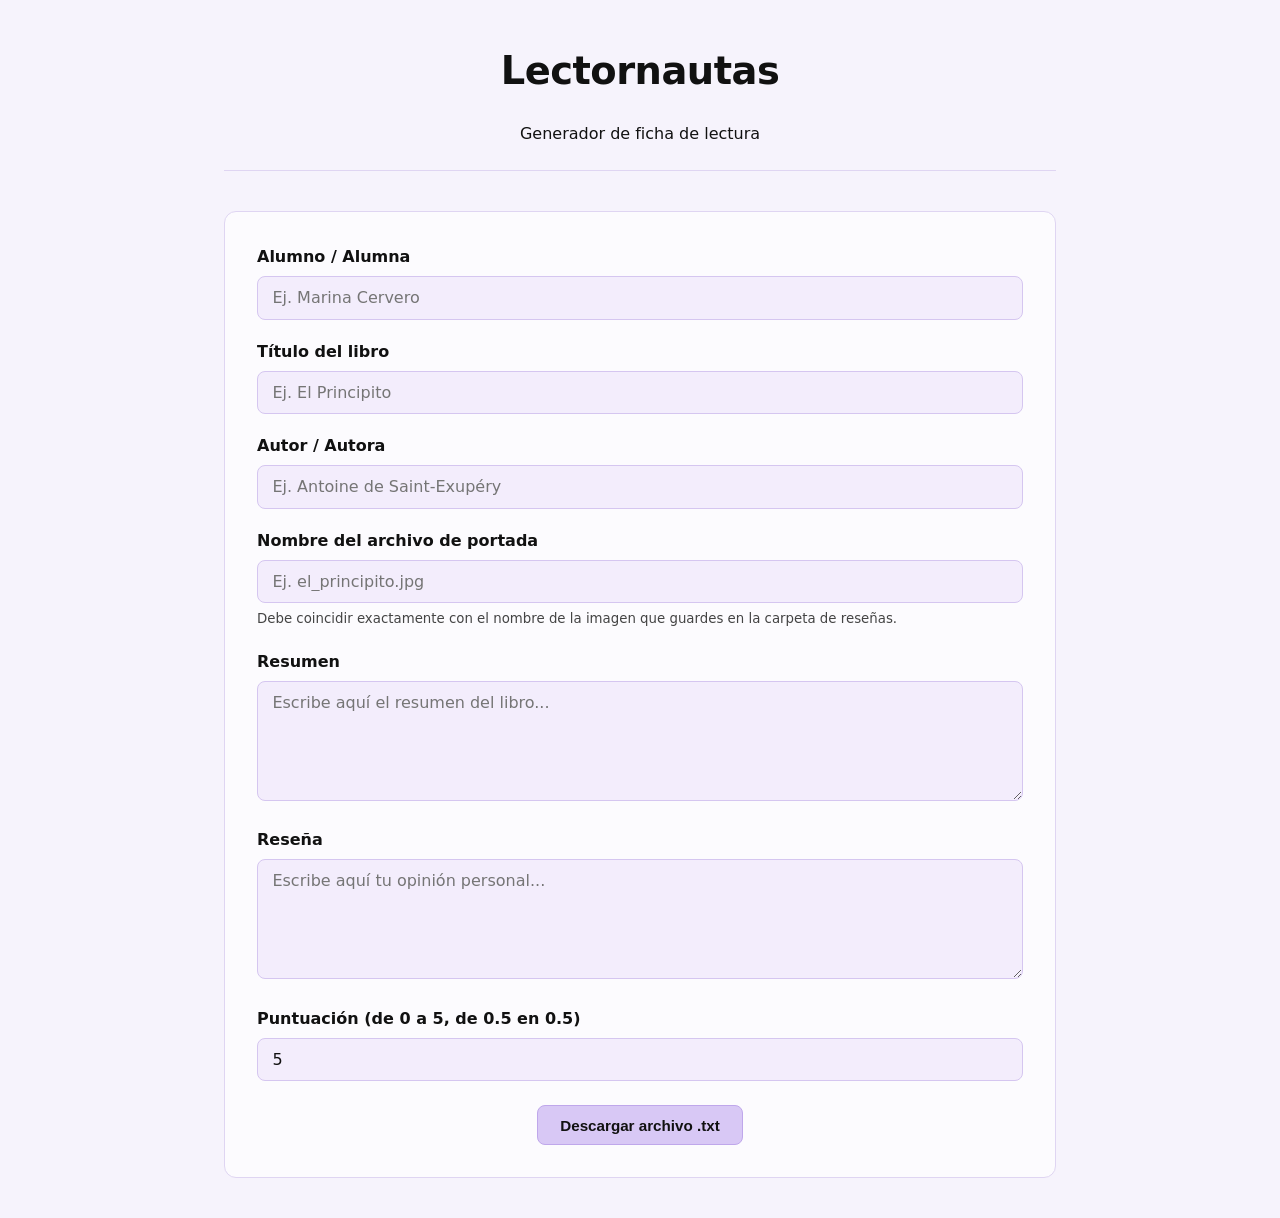
<file: formulariotron2000.html>
<!DOCTYPE html>
<html lang="es">
<head>
  <meta charset="UTF-8">
  <meta name="viewport" content="width=device-width, initial-scale=1.0">
  <title>Crear reseña - Lectornautas</title>
  <link rel="stylesheet" href="styles.css">
  <style>
    .campo {
      margin-bottom: 1.2rem;
    }

    .campo label {
      display: block;
      font-weight: 700;
      margin-bottom: 0.4rem;
    }

    .campo input,
    .campo textarea,
    .campo select {
      width: 100%;
      padding: 0.7rem 0.9rem;
      font-family: inherit;
      font-size: 1rem;
      color: #111111;
      background-color: #f3edfc;
      border: 1px solid #d5c6f0;
      border-radius: 8px;
    }

    .campo textarea {
      min-height: 120px;
      resize: vertical;
    }

    .campo small {
      display: block;
      margin-top: 0.3rem;
      color: #444444;
    }

    .acciones {
      margin-top: 1.5rem;
      text-align: center;
    }
  </style>
</head>
<body>
  <header>
    <h1>Lectornautas</h1>
    <p>Generador de ficha de lectura</p>
  </header>

  <main>
    <form id="form-resena">
      <div class="campo">
        <label for="f-alumno">Alumno / Alumna</label>
        <input type="text" id="f-alumno" required placeholder="Ej. Marina Cervero">
      </div>

      <div class="campo">
        <label for="f-titulo">Título del libro</label>
        <input type="text" id="f-titulo" required placeholder="Ej. El Principito">
      </div>

      <div class="campo">
        <label for="f-autor">Autor / Autora</label>
        <input type="text" id="f-autor" required placeholder="Ej. Antoine de Saint-Exupéry">
      </div>

      <div class="campo">
        <label for="f-portada">Nombre del archivo de portada</label>
        <input type="text" id="f-portada" placeholder="Ej. el_principito.jpg">
        <small>Debe coincidir exactamente con el nombre de la imagen que guardes en la carpeta de reseñas.</small>
      </div>

      <div class="campo">
        <label for="f-resumen">Resumen</label>
        <textarea id="f-resumen" required placeholder="Escribe aquí el resumen del libro..."></textarea>
      </div>

      <div class="campo">
        <label for="f-resena">Reseña</label>
        <textarea id="f-resena" required placeholder="Escribe aquí tu opinión personal..."></textarea>
      </div>

      <div class="campo">
        <label for="f-puntuacion">Puntuación (de 0 a 5, de 0.5 en 0.5)</label>
        <input type="number" id="f-puntuacion" min="0" max="5" step="0.5" value="5" required>
      </div>

      <div class="acciones">
        <button type="submit" class="boton-cargar">Descargar archivo .txt</button>
      </div>
    </form>
  </main>

  <script>
    document.getElementById("form-resena").addEventListener("submit", (e) => {
      e.preventDefault();

      const alumno = document.getElementById("f-alumno").value.trim();
      const titulo = document.getElementById("f-titulo").value.trim();
      const autor = document.getElementById("f-autor").value.trim();
      const portada = document.getElementById("f-portada").value.trim();
      const resumen = document.getElementById("f-resumen").value.trim();
      const resena = document.getElementById("f-resena").value.trim();

      const puntuacionRaw = document.getElementById("f-puntuacion").value.replace(",", ".").trim();
      const puntuacionNum = Number(puntuacionRaw);
      const esValida = !Number.isNaN(puntuacionNum) && puntuacionNum >= 0 && puntuacionNum <= 5 && (puntuacionNum * 2) % 1 === 0;

      if (!esValida) {
        alert("La puntuación debe estar entre 0 y 5 en tramos de 0.5 (por ejemplo: 0, 0.5, 1, 1.5...).");
        return;
      }

      const puntuacion = String(puntuacionNum);

      const contenido = [
        "##Alumno",
        alumno,
        "",
        "##Título",
        titulo,
        "",
        "##Autor",
        autor,
        "",
        "##Portada",
        portada,
        "",
        "##Resument",
        resumen,
        "",
        "##Reseña",
        resena,
        "",
        "##Puntuación",
        puntuacion
      ].join("\n");

      const nombreBase = `${titulo}_${alumno}`
        .toLowerCase()
        .normalize("NFD")
        .replace(/[\u0300-\u036f]/g, "")
        .replace(/[^a-z0-9]+/g, "_")
        .replace(/^_|_$/g, "") || "resena";

      const blob = new Blob([contenido], { type: "text/plain;charset=utf-8" });
      const enlace = document.createElement("a");
      enlace.href = URL.createObjectURL(blob);
      enlace.download = `${nombreBase}.txt`;
      enlace.click();
      URL.revokeObjectURL(enlace.href);
    });
  </script>
</body>
</html>
</file>
<file: styles.css>
* {
  box-sizing: border-box;
  margin: 0;
  padding: 0;
}

body {
  font-family: system-ui, -apple-system, sans-serif;
  background-color: #f6f3fc;
  color: #111111;
  padding: 2.5rem 1.5rem;
  max-width: 880px;
  margin: 0 auto;
  line-height: 1.6;
}

header {
  text-align: center;
  margin-bottom: 2.5rem;
  padding-bottom: 1.5rem;
  border-bottom: 1px solid #dfd5f2;
}

h1 {
  font-size: 2.4rem;
  font-weight: 700;
  color: #111111;
  letter-spacing: -0.5px;
  margin-bottom: 1.2rem;
}

.controles {
  margin-bottom: 1.2rem;
}

.boton-cargar {
  display: inline-block;
  padding: 0.65rem 1.4rem;
  background-color: #d8c8f5;
  color: #111111;
  border: 1px solid #bfa7eb;
  border-radius: 8px;
  cursor: pointer;
  font-weight: 600;
  font-size: 0.95rem;
  transition: background-color 0.2s ease;
}

.boton-cargar:hover {
  background-color: #cbb5f2;
}

#menu-resenas {
  display: flex;
  flex-wrap: wrap;
  justify-content: center;
  gap: 0.5rem;
  margin-top: 1rem;
}

#menu-resenas button {
  padding: 0.45rem 1rem;
  border: 1px solid #d5c6f0;
  background-color: #ede6fa;
  color: #111111;
  border-radius: 6px;
  cursor: pointer;
  font-size: 0.9rem;
  transition: background-color 0.15s ease;
}

#menu-resenas button:hover {
  background-color: #e1d4f7;
}

#menu-resenas button.activo {
  background-color: #cbb5f2;
  border-color: #9e7ee0;
  font-weight: 600;
}

main {
  background-color: #fcfbfe;
  padding: 2rem;
  border: 1px solid #dfd5f2;
  border-radius: 12px;
}

.cabecera-libro {
  display: grid;
  grid-template-columns: 1fr 1fr;
  gap: 2rem;
  align-items: center;
  margin-bottom: 2rem;
}

.datos {
  background-color: #f3edfc;
  padding: 1.5rem;
  border-radius: 10px;
  border: 1px solid #e2d6f5;
}

.datos p {
  font-size: 1.05rem;
  margin-bottom: 0.75rem;
  color: #111111;
}

.datos p:last-child {
  margin-bottom: 0;
}

.portada {
  display: flex;
  justify-content: center;
  align-items: center;
  background-color: #f3edfc;
  padding: 1.2rem;
  border-radius: 10px;
  border: 1px solid #e2d6f5;
  min-height: 220px;
}

.portada img {
  max-width: 180px;
  max-height: 250px;
  border-radius: 6px;
  border: 1px solid #d5c6f0;
}

.bloque-texto {
  width: 100%;
  margin-top: 1.2rem;
  padding: 1.5rem;
  background-color: #f3edfc;
  border: 1px solid #e2d6f5;
  border-radius: 10px;
}

.bloque-texto h2 {
  font-size: 1.1rem;
  font-weight: 700;
  color: #111111;
  margin-bottom: 0.6rem;
  padding-bottom: 0.4rem;
  border-bottom: 1px solid #dfd5f2;
}

.bloque-texto p {
  color: #111111;
  white-space: pre-line;
}

.estrellas-fila {
  display: flex;
  align-items: center;
  gap: 0.9rem;
}

.estrellas {
  display: inline-flex;
  gap: 0.25rem;
  font-size: 1.65rem;
  line-height: 1;
}

.estrella {
  position: relative;
  display: inline-block;
  color: #b7a4de;
}

.estrella.llena {
  color: #111111;
}

.estrella.media::after {
  content: "★";
  position: absolute;
  left: 0;
  top: 0;
  width: 50%;
  overflow: hidden;
  color: #111111;
}

.puntuacion-texto {
  font-weight: 600;
  color: #111111;
  font-size: 1rem;
}

@media (max-width: 650px) {
  .cabecera-libro {
    grid-template-columns: 1fr;
  }
}
</file>
